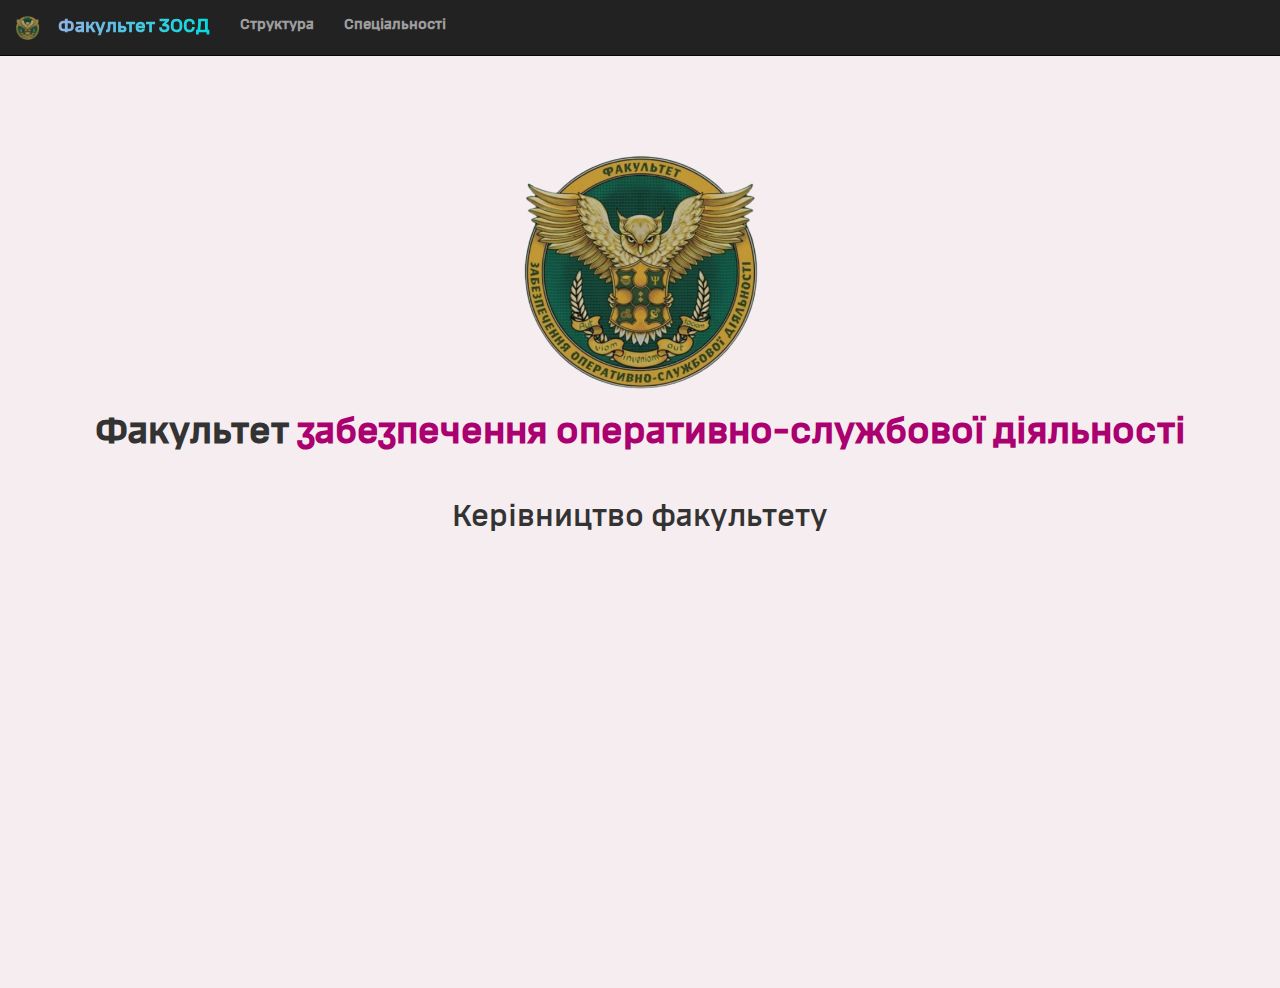
<file: info.html>
<html>
    <head>
        <title>Структура</title>
        <meta charset="utf-8">
        <meta name="viewport" content="width=device-width, initial-scale=1">
        <link rel="shortcut icon" href="src/logo.png'">
    
        <link rel="stylesheet" href="https://maxcdn.bootstrapcdn.com/bootstrap/3.4.1/css/bootstrap.min.css">
    
    
    
        <script src="https://ajax.googleapis.com/ajax/libs/jquery/3.7.1/jquery.min.js"></script>
        <script src="https://maxcdn.bootstrapcdn.com/bootstrap/3.4.1/js/bootstrap.min.js"></script>
    
    
        <link rel="stylesheet" href="https://cdnjs.cloudflare.com/ajax/libs/animate.css/4.1.1/animate.min.css">
        <link href="css/style.css" rel="stylesheet">
        <link href="css/components.css" rel="stylesheet">
        <style>
            @font-face {
                font-family: "uaf";
                src: url('fonts/UAFSans-Medium.ttf') format('truetype');
                font-weight: normal;
                font-style: normal;
            }
        </style>
    </head>
    <body>
        <div style="padding-bottom: 10vh; background-color: #F5EDF0;">
            <nav class="navbar navbar-inverse  animate__animated animate__fadeInRight navbar-fixed-top">
                <div class="container-fluid">
                    <div class="navbar-header">
                        <button type="button" class="navbar-toggle" data-toggle="collapse" data-target="#myNavbar">
                            <span class="icon-bar"></span>
                            <span class="icon-bar"></span>
                            <span class="icon-bar"></span>
                        </button>
                        <a class="navbar-brand " href="index.html"><span><img src="src/logo.png"
                                    width="25vh"><label class="gradi" style="padding-left: 2vh;"> Факультет ЗОСД
                                    </label></span></a>
                    </div>
                    <div class="collapse navbar-collapse" id="myNavbar">
                        <ul class="nav navbar-nav">
                            <li><a href="info.html"><label>Структура</label></a></li>
                            <li><a href="spec.html"><label>Спеціальності</label></a></li>
                        </ul>
                        <ul class="nav navbar-nav navbar-right">
                            
                    </div>
                </div>
            </nav>
        </div>
        <div class="container-fluid whitee" style="padding-top: 6vh; padding-bottom: 20vh;">
            <div align="center">
                <img src="src/logo.png"
                    class="img-responsive  animate__animated animate__fadeInUp" alt="Image" style="width: 20%;">
            </div>
            <div align="center" style="padding-bottom: 25vh;">
                <h1 class="animate__animated animate__fadeInUp"><strong>Факультет <span
                            style="color: #AB006F;">забезпечення оперативно-службової діяльності</span></strong></h1>
                <div style="padding-top: 2vh;">
                    <h3 id="quote-container" style="color:#368200;"></h3>
                </div>
                <h2 class="animate__animated animate__fadeInUp">Керівництво факультету</h2>
    
                <br>
                <br>
            </div>
        </div>
    
    </body>
</html>
</file>
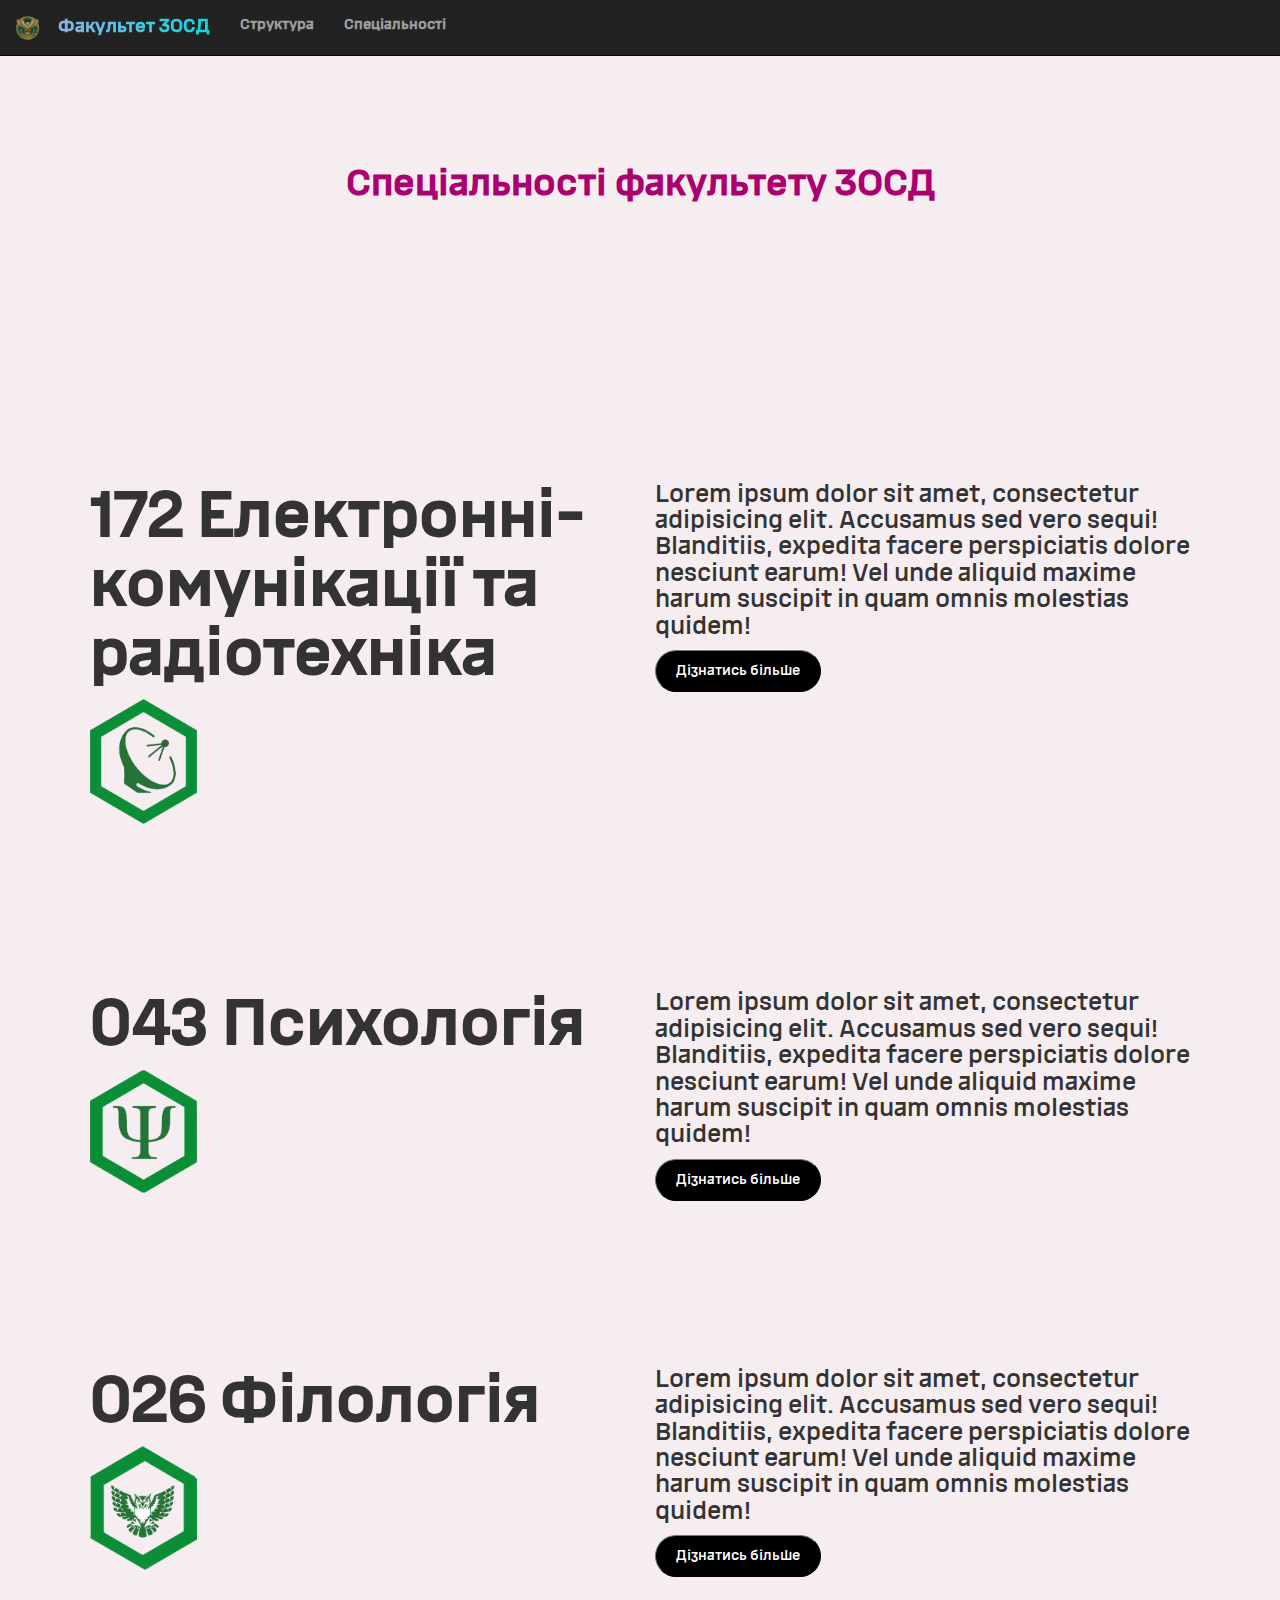
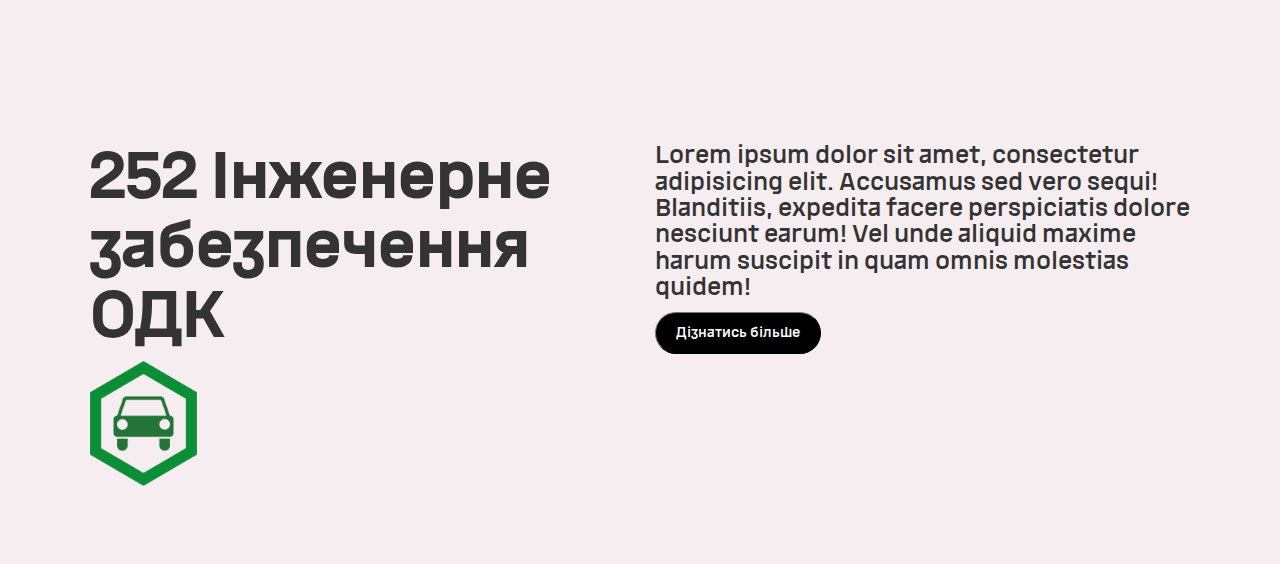
<file: spec.html>
<!DOCTYPE html>
<html>

<head>
    <title>Спеціальності</title>
    <meta charset="utf-8">
    <meta name="viewport" content="width=device-width, initial-scale=1">
    <link rel="shortcut icon" href="src/logo.png'">

    <link rel="stylesheet" href="https://maxcdn.bootstrapcdn.com/bootstrap/3.4.1/css/bootstrap.min.css">



    <script src="https://ajax.googleapis.com/ajax/libs/jquery/3.7.1/jquery.min.js"></script>
    <script src="https://maxcdn.bootstrapcdn.com/bootstrap/3.4.1/js/bootstrap.min.js"></script>


    <link rel="stylesheet" href="https://cdnjs.cloudflare.com/ajax/libs/animate.css/4.1.1/animate.min.css">
    <link href="css/style.css" rel="stylesheet">
    <link href="css/components.css" rel="stylesheet">
    <style>
        @font-face {
            font-family: "uaf";
            src: url('fonts/UAFSans-Medium.ttf') format('truetype');
            font-weight: normal;
            font-style: normal;
        }
    </style>
</head>

<body>
    <div style="padding-bottom: 10vh; background-color: #F5EDF0;">
        <nav class="navbar navbar-inverse  animate__animated animate__fadeInRight navbar-fixed-top">
            <div class="container-fluid">
                <div class="navbar-header">
                    <button type="button" class="navbar-toggle" data-toggle="collapse" data-target="#myNavbar">
                        <span class="icon-bar"></span>
                        <span class="icon-bar"></span>
                        <span class="icon-bar"></span>
                    </button>
                    <a class="navbar-brand " href="index.html"><span><img src="src/logo.png" width="25vh"><label
                                class="gradi" style="padding-left: 2vh;"> Факультет ЗОСД
                            </label></span></a>
                </div>
                <div class="collapse navbar-collapse" id="myNavbar">
                    <ul class="nav navbar-nav">
                        <li><a href="info.html"><label>Структура</label></a></li>
                        <li><a href="spec.html"><label>Спеціальності</label></a></li>
                    </ul>
                    <ul class="nav navbar-nav navbar-right">

                </div>
            </div>
        </nav>
    </div>

    <div class="container-fluid whitee" style="padding-top: 6vh; padding-bottom: 10vh;">

        <div align="center" style="padding-bottom: 10vh;">
            <h1 class="animate__animated animate__fadeInUp"><strong> <span style="color: #AB006F;">Спеціальності
                        факультету ЗОСД</span></strong></h1>



        </div>
    </div>

    <div class="container-fluid gradient">
        <br>
        <div class="container-fluid ">
            <div class="jumbotron" style="background: none;">
                <div class="row">

                    <div class="col-md-6">
                        
                        <h1><strong>172 Електронні-комунікації та радіотехніка</strong></h1>
                        <img src="src/tlk.png" class="img-responsive  animate__animated animate__fadeInUp" alt="Image"
                            style="width: 20%;">
                    </div>
                    <div class="col-md-6">
                        <h3>Lorem ipsum dolor sit amet, consectetur adipisicing elit. Accusamus sed vero sequi!
                            Blanditiis, expedita facere perspiciatis dolore nesciunt earum! Vel unde aliquid maxime
                            harum suscipit in quam omnis molestias quidem!</h3>
                        <button class="animate__animated animate__fadeInUp">Дізнатись більше</button>
                    </div>
                </div>
            </div>
        </div>
    </div>
    <div class="container-fluid gradient">
        <br>
        <div class="container-fluid ">
            <div class="jumbotron" style="background: none;">
                <div class="row">

                    <div class="col-md-6">

                        <h1><strong>043 Психологія</strong></h1>
                        <img src="src/psy.png" class="img-responsive  animate__animated animate__fadeInUp" alt="Image"
                            style="width: 20%;">
                    </div>
                    <div class="col-md-6">
                        
                        <h3>Lorem ipsum dolor sit amet, consectetur adipisicing elit. Accusamus sed vero sequi!
                            Blanditiis, expedita facere perspiciatis dolore nesciunt earum! Vel unde aliquid maxime
                            harum suscipit in quam omnis molestias quidem!</h3>
                        <button class="animate__animated animate__fadeInUp">Дізнатись більше</button>
                    </div>
                </div>
            </div>
        </div>
    </div>
    <div class="container-fluid gradient">
        <br>
        <div class="container-fluid ">
            <div class="jumbotron" style="background: none;">
                <div class="row">

                    <div class="col-md-6">
                        
                        <h1><strong>026 Філологія</strong></h1>
                        <img src="src/fil.png" class="img-responsive  animate__animated animate__fadeInUp" alt="Image"
                            style="width: 20%;">
                    </div>
                    <div class="col-md-6">
                        <h3>Lorem ipsum dolor sit amet, consectetur adipisicing elit. Accusamus sed vero sequi!
                            Blanditiis, expedita facere perspiciatis dolore nesciunt earum! Vel unde aliquid maxime
                            harum suscipit in quam omnis molestias quidem!</h3>
                        <button class="animate__animated animate__fadeInUp">Дізнатись більше</button>
                    </div>
                </div>
            </div>
        </div>
    </div>
    <div class="container-fluid gradient">
        <br>
        <div class="container-fluid ">
            <div class="jumbotron" style="background: none;">
                <div class="row">


                    <div class="col-md-6">
                       
                            <h1><strong>252 Інженерне забезпечення ОДК</strong></h1>
                            <img src="src/eng.png" class="img-responsive  animate__animated animate__fadeInUp" alt="Image"
                            style="width: 20%;">
                    </div>
                    
               
                <div class="col-md-6">
                    <h3>Lorem ipsum dolor sit amet, consectetur adipisicing elit. Accusamus sed vero sequi! Blanditiis,
                        expedita facere perspiciatis dolore nesciunt earum! Vel unde aliquid maxime harum suscipit in
                        quam omnis molestias quidem!</h3>
                    <button class="animate__animated animate__fadeInUp">Дізнатись більше</button>
                </div>
            </div>
        </div>
    </div>
    </div>




</html>
</file>
<file: css/style.css>
body {
    font-family: "uaf", sans-serif !important;
    background-color: #F5EDF0 ;
}


.multipleSelect2 {
    width: 300px;
}



.card {
    transition: background-color 0.7s;
}

.card:hover {
    background-color: #8ACBDE;
    /* Градієнтний фон */
    color: #222222;
    transition: background-color 0.7s;
}

.gradi {
    /* Градієнтне фонове заповнення тексту */
    background-image: linear-gradient(to right, #9FACE6, #07dbdf);
    /* Обрізка градієнту до області тексту */
    -webkit-background-clip: text;
    background-clip: text;
    /* Колір тексту у випадку, якщо браузер не підтримує градієнтні текстові ефекти */
    color: transparent;
}

.whitee{
    background-color: #F5EDF0 ;
}
.grenee{
    background-color: #368200;
    color: #F5EDF0
}

.pinkee{
    background-color: #AB006F;
    color:#F5EDF0;
}

.yelowee{
    background-color: #FFC32A;
    color:#368200
}

.blackee{
    background-color: #222222;
    color: #F5EDF0;
}

.disablee{
    background-color: #989898;
    color: #222222;
}
</file>
<file: css/components.css>
button {
    background-color: black;
    /* Задаємо чорний колір кнопки */
    color: white;
    /* Задаємо колір тексту кнопки */
    padding: 10px 20px;
    /* Задаємо відступи */
    border-radius: 100px;
    /* Закруглюємо кути кнопки */
    border-width: 1px;
    border-color: #222222;
    transition: background-image 0.4s ease;
    /* Додаємо плавну анімацію при зміні градієнту */
    transition: background-color 0.4s;
    width: fit-content;
   
  }
  
  button:hover {
  
    cursor:pointer;
    background-color: #e0e0e0;
    transition: background-color 0.4s;
    /* Градієнтний фон */
  
  
    color: #222222;
    border-color: #222222;
  }
  
  button:active {
    filter: brightness(80%);
    /* Темніше при кліку */
  }

  .file {
    background-color: black;
    /* Задаємо чорний колір кнопки */
    color: white;
    /* Задаємо колір тексту кнопки */
    padding: 10px 20px;
    /* Задаємо відступи */
    border-radius: 100px;
    /* Закруглюємо кути кнопки */
    border-width: 1px;
    border-color: #222222;
    transition: background-image 0.4s ease;
    /* Додаємо плавну анімацію при зміні градієнту */
    transition: background-color 0.4s;
    width: 50vh;
   
  }
  
  .file:hover {
  
    cursor:pointer;
    background-color: #e0e0e0;
    transition: background-color 0.4s;
    /* Градієнтний фон */
  
  
    color: #222222;
    border-color: #222222;
  }
  
  .file:active {
    filter: brightness(80%);
    /* Темніше при кліку */
  }

  /* CSS */
.img-container img {
  max-width: 100%; /* Зробить зображення адаптивним у межах батьківського контейнера */
  height: auto;    /* Збереже пропорції */
}

.button{
  background-color: black;
  /* Задаємо чорний колір кнопки */
  color: white;
  /* Задаємо колір тексту кнопки */
  padding: 10px 20px;
  /* Задаємо відступи */
  border-radius: 100px;
  /* Закруглюємо кути кнопки */
  border-width: 1px;
  border-color: #222222;
  transition: background-image 0.4s ease;
  /* Додаємо плавну анімацію при зміні градієнту */
  transition: background-color 0.4s;
  width: fit-content;
}
.button:hover {
  
  cursor:pointer;
  background-color: #e0e0e0;
  transition: background-color 0.4s;
  /* Градієнтний фон */


  color: #222222;
  border-color: #222222;
}

.button:active {
  filter: brightness(80%);
  /* Темніше при кліку */
}
</file>
